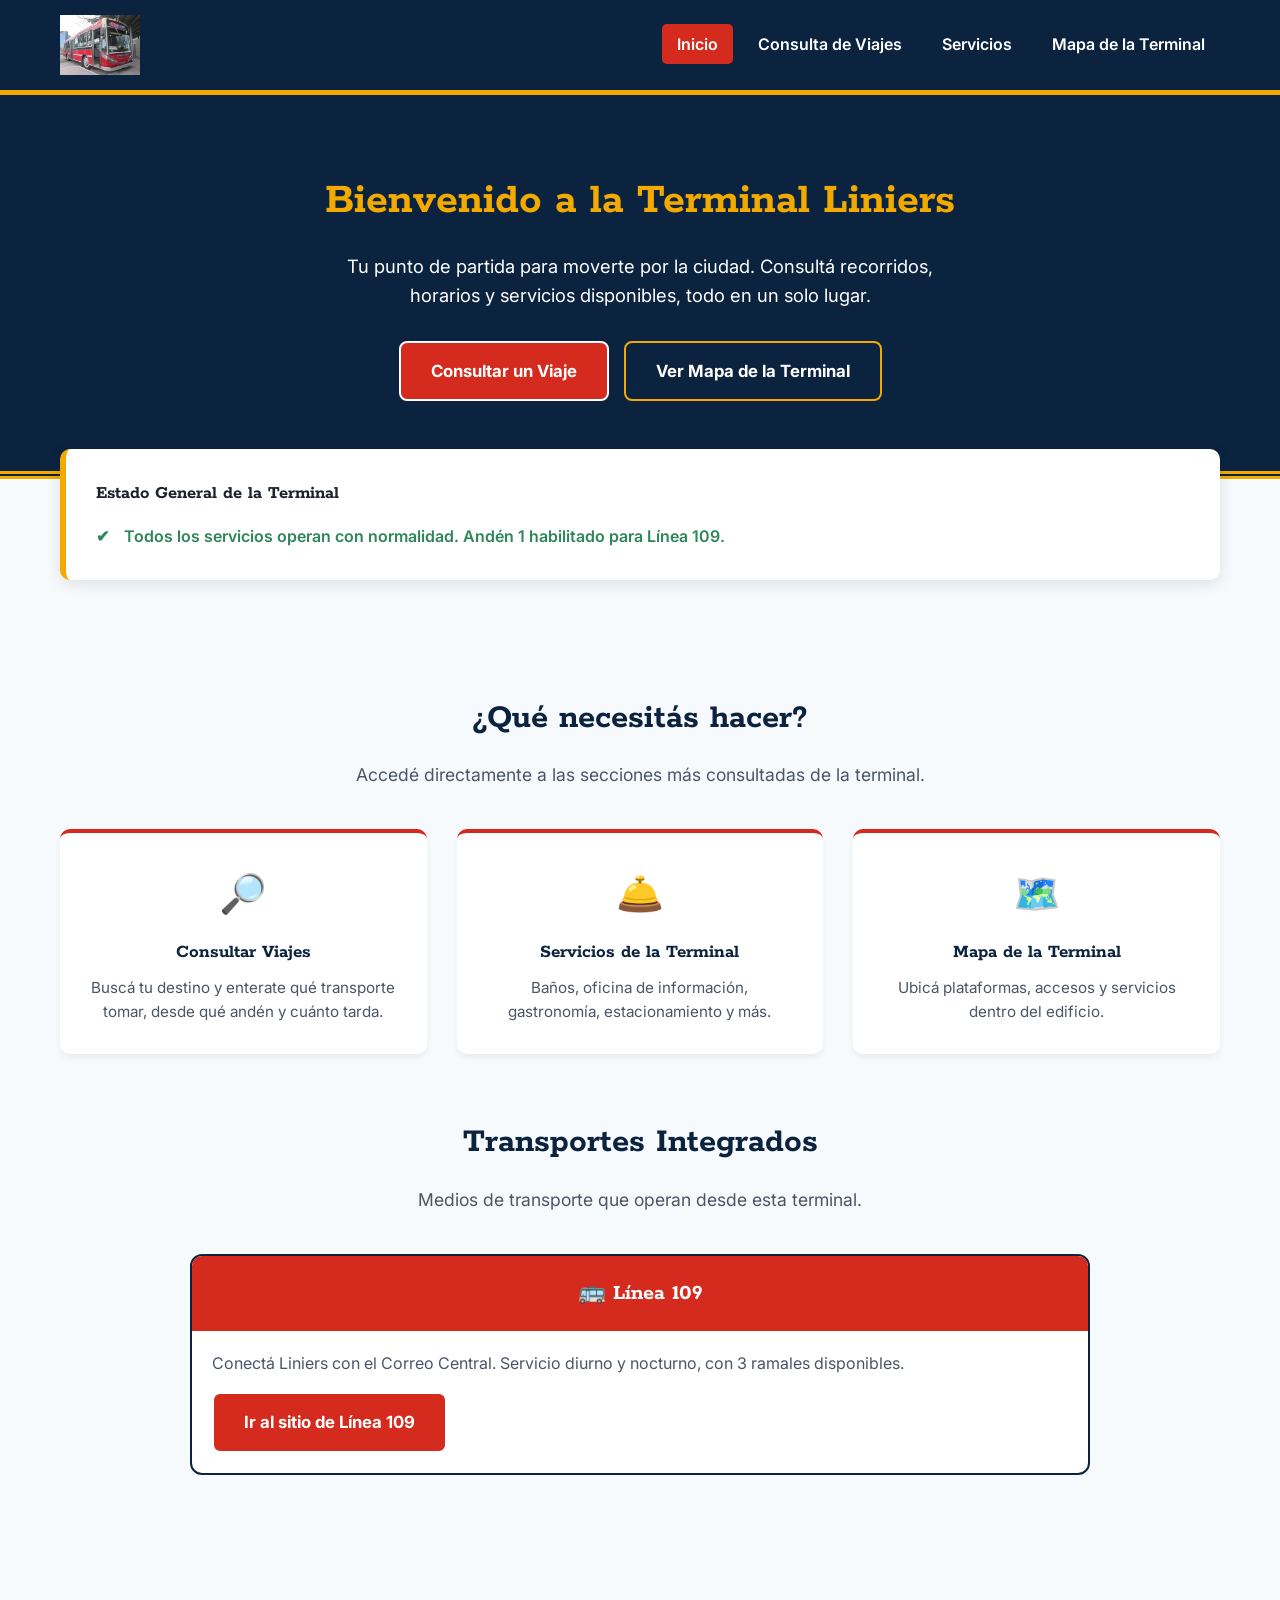
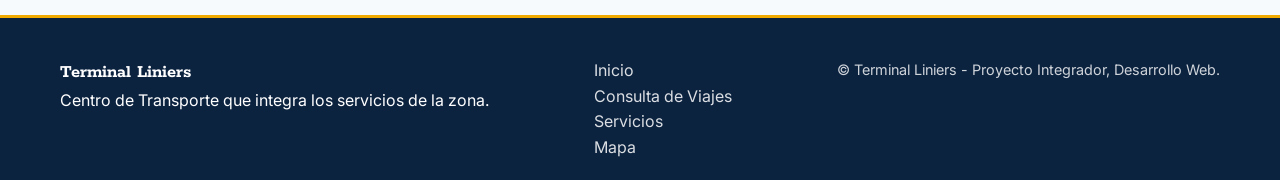
<file: index.html>
<!DOCTYPE html>
<html lang="es">
<head>
<meta charset="UTF-8">
<meta name="viewport" content="width=device-width, initial-scale=1.0">
<title>Terminal Liniers | Inicio</title>
<link rel="stylesheet" href="styles.css">
<link href="https://fonts.googleapis.com/css2?family=Inter:wght@400;600&family=Rokkitt:wght@700&display=swap" rel="stylesheet">
</head>
<body>
 
<header class="header-principal">
  <div class="contenedor header-grid">
    <a href="index.html" class="logo-terminal">
<img src="img/28666771498_ae59375ec0_b.jpg" alt="Logo109" class="logo-img">
    </a>
    <nav class="navegacion" aria-label="Navegación principal">
      <ul class="menu">
        <li><a href="index.html" class="activo">Inicio</a></li>
        <li><a href="consulta.html">Consulta de Viajes</a></li>
        <li><a href="servicios.html">Servicios</a></li>
        <li><a href="mapa.html">Mapa de la Terminal</a></li>
      </ul>
    </nav>
  </div>
</header>
 
<main>
 
  <section class="hero">
    <div class="contenedor hero-contenido">
      <h2>Bienvenido a la Terminal Liniers</h2>
      <p>Tu punto de partida para moverte por la ciudad. Consultá recorridos, horarios y servicios disponibles, todo en un solo lugar.</p>
      <div class="hero-acciones">
        <a href="consulta.html" class="btn-primario">Consultar un Viaje</a>
        <a href="mapa.html" class="btn-secundario">Ver Mapa de la Terminal</a>
      </div>
    </div>
  </section>
 
  <section class="estado-servicio contenedor">
    <div class="tarjeta-estado">
      <h3>Estado General de la Terminal</h3>
      <div class="alerta alerta-normal">
        <span class="icono">✔</span>
        <p>Todos los servicios operan con normalidad. Andén 1 habilitado para Línea 109.</p>
      </div>
    </div>
  </section>
 
  <section class="contenedor seccion-interna">
    <h2 class="titulo-seccion">¿Qué necesitás hacer?</h2>
    <p class="bajada-seccion">Accedé directamente a las secciones más consultadas de la terminal.</p>
 
    <div class="grid-accesos">
      <a href="consulta.html" class="card-acceso">
        <span class="icono" aria-hidden="true">🔎</span>
        <h3>Consultar Viajes</h3>
        <p>Buscá tu destino y enterate qué transporte tomar, desde qué andén y cuánto tarda.</p>
      </a>
      <a href="servicios.html" class="card-acceso">
        <span class="icono" aria-hidden="true">🛎️</span>
        <h3>Servicios de la Terminal</h3>
        <p>Baños, oficina de información, gastronomía, estacionamiento y más.</p>
      </a>
      <a href="mapa.html" class="card-acceso">
        <span class="icono" aria-hidden="true">🗺️</span>
        <h3>Mapa de la Terminal</h3>
        <p>Ubicá plataformas, accesos y servicios dentro del edificio.</p>
      </a>
    </div>
 
    <h2 class="titulo-seccion">Transportes Integrados</h2>
    <p class="bajada-seccion">Medios de transporte que operan desde esta terminal.</p>
 
    <div class="grid-transportes">
      <div class="card-transporte">
        <div class="franja">
          <h3>🚌 Línea 109</h3>
        </div>
        <div class="cuerpo">
          <p>Conectá Liniers con el Correo Central. Servicio diurno y nocturno, con 3 ramales disponibles.</p>
          <a href="https://tomasvalcarcel.github.io/Linea109/" class="btn-primario">Ir al sitio de Línea 109</a>
        </div>
      </div>
    </div>
  </section>
 
</main>
 
<footer class="footer-principal">
  <div class="contenedor footer-grid">
    <div class="footer-info">
      <h3>Terminal Liniers</h3>
      <p>Centro de Transporte que integra los servicios de la zona.</p>
    </div>
    <div class="footer-enlaces">
      <ul>
        <li><a href="index.html">Inicio</a></li>
        <li><a href="consulta.html">Consulta de Viajes</a></li>
        <li><a href="servicios.html">Servicios</a></li>
        <li><a href="mapa.html">Mapa</a></li>
      </ul>
    </div>
    <div class="footer-legal">
      <p>&copy; Terminal Liniers - Proyecto Integrador, Desarrollo Web.</p>
    </div>
  </div>
</footer>
 
</body>
</html>
</file>
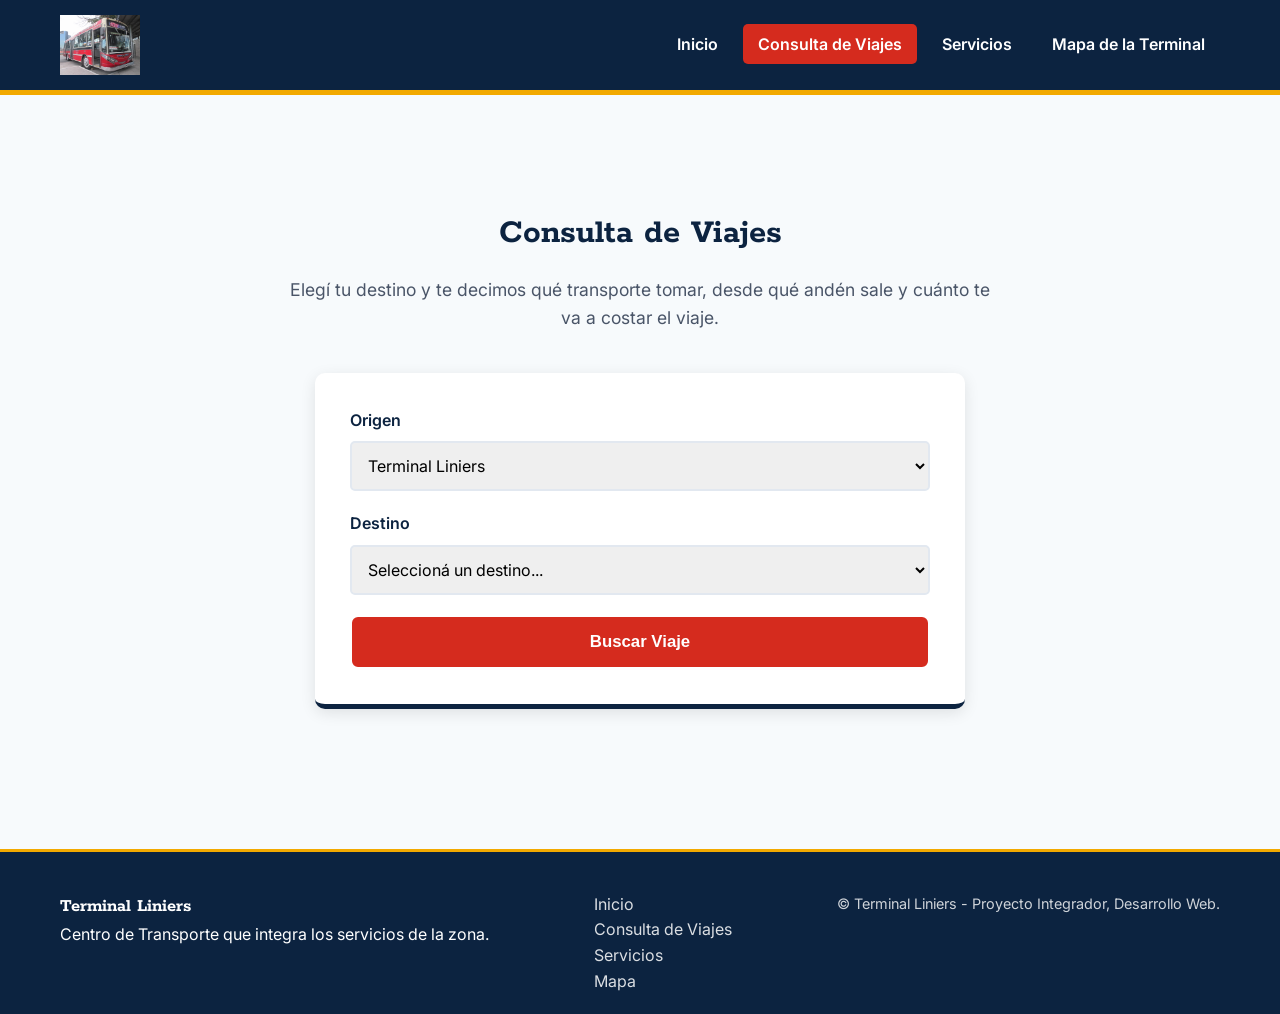
<file: consulta.html>
<!DOCTYPE html>
<html lang="es">
<head>
<meta charset="UTF-8">
<meta name="viewport" content="width=device-width, initial-scale=1.0">
<title>Terminal Liniers | Consulta de Viajes</title>
<link rel="stylesheet" href="styles.css">
<link href="https://fonts.googleapis.com/css2?family=Inter:wght@400;600&family=Rokkitt:wght@700&display=swap" rel="stylesheet">
</head>
<body>
 
<header class="header-principal">
  <div class="contenedor header-grid">
    <a href="index.html" class="logo-terminal">
<img src="img/28666771498_ae59375ec0_b.jpg" alt="Logo109" class="logo-img">
    </a>
    <nav class="navegacion" aria-label="Navegación principal">
      <ul class="menu">
        <li><a href="index.html">Inicio</a></li>
        <li><a href="consulta.html" class="activo">Consulta de Viajes</a></li>
        <li><a href="servicios.html">Servicios</a></li>
        <li><a href="mapa.html">Mapa de la Terminal</a></li>
      </ul>
    </nav>
  </div>
</header>
 
<main class="contenedor seccion-interna">
  <h2 class="titulo-seccion">Consulta de Viajes</h2>
  <p class="bajada-seccion">Elegí tu destino y te decimos qué transporte tomar, desde qué andén sale y cuánto te va a costar el viaje.</p>
 
  <form id="formConsulta" class="formulario-consulta">
    <div class="form-group">
      <label for="origen">Origen</label>
      <select id="origen" name="origen" required>
        <option value="liniers">Terminal Liniers</option>
      </select>
    </div>
 
    <div class="form-group">
      <label for="destino">Destino</label>
      <select id="destino" name="destino" required>
        <option value="">Seleccioná un destino...</option>
        <option value="correo-central">Correo Central</option>
        <option value="ciudad-universitaria">Ciudad Universitaria</option>
        <option value="centro-express">Centro (vía Autopista)</option>
      </select>
    </div>
 
    <button type="submit" class="btn-primario" style="width:100%;">Buscar Viaje</button>
  </form>
 
  <div id="resultado" class="resultado-consulta"></div>
</main>
 
<footer class="footer-principal">
  <div class="contenedor footer-grid">
    <div class="footer-info">
      <h3>Terminal Liniers</h3>
      <p>Centro de Transporte que integra los servicios de la zona.</p>
    </div>
    <div class="footer-enlaces">
      <ul>
        <li><a href="index.html">Inicio</a></li>
        <li><a href="consulta.html">Consulta de Viajes</a></li>
        <li><a href="servicios.html">Servicios</a></li>
        <li><a href="mapa.html">Mapa</a></li>
      </ul>
    </div>
    <div class="footer-legal">
      <p>&copy; Terminal Liniers - Proyecto Integrador, Desarrollo Web.</p>
    </div>
  </div>
</footer>
 
<script src="script.js"></script>
</body>
</html>
</file>
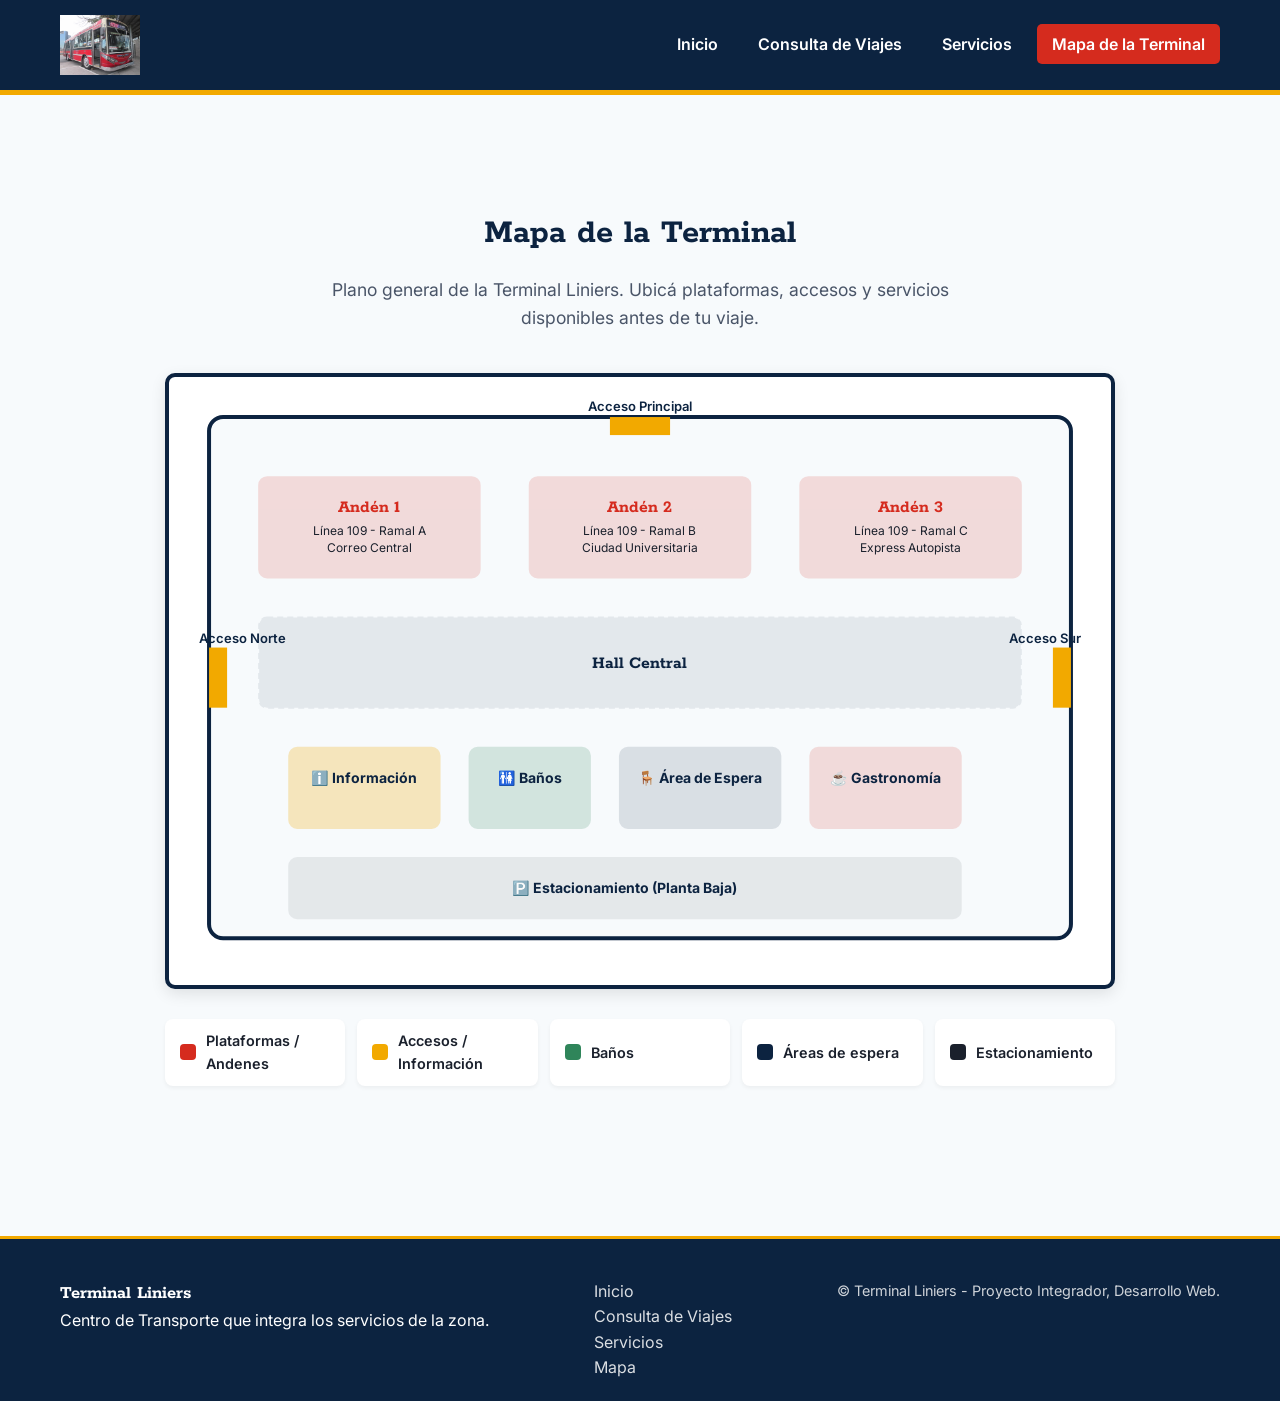
<file: mapa.html>
<!DOCTYPE html>
<html lang="es">
<head>
<meta charset="UTF-8">
<meta name="viewport" content="width=device-width, initial-scale=1.0">
<title>Terminal Liniers | Mapa</title>
<link rel="stylesheet" href="styles.css">
<link href="https://fonts.googleapis.com/css2?family=Inter:wght@400;600&family=Rokkitt:wght@700&display=swap" rel="stylesheet">
</head>
<body>
 
<header class="header-principal">
  <div class="contenedor header-grid">
    <a href="index.html" class="logo-terminal">
<img src="img/28666771498_ae59375ec0_b.jpg" alt="Logo109" class="logo-img">
    </a>
    <nav class="navegacion" aria-label="Navegación principal">
      <ul class="menu">
        <li><a href="index.html">Inicio</a></li>
        <li><a href="consulta.html">Consulta de Viajes</a></li>
        <li><a href="servicios.html">Servicios</a></li>
        <li><a href="mapa.html" class="activo">Mapa de la Terminal</a></li>
      </ul>
    </nav>
  </div>
</header>
 
<main class="contenedor seccion-interna">
  <h2 class="titulo-seccion">Mapa de la Terminal</h2>
  <p class="bajada-seccion">Plano general de la Terminal Liniers. Ubicá plataformas, accesos y servicios disponibles antes de tu viaje.</p>
 
  <div class="mapa-terminal-caja">
    <svg viewBox="0 0 900 560" xmlns="http://www.w3.org/2000/svg" role="img" aria-label="Plano de la Terminal Liniers">
      <!-- Fondo del edificio -->
      <rect x="20" y="20" width="860" height="520" rx="14" fill="#f7fafc" stroke="#0c2340" stroke-width="4"/>
 
      <!-- Accesos -->
      <rect x="20" y="250" width="18" height="60" fill="#f2a900"/>
      <text x="10" y="245" font-family="Inter, sans-serif" font-size="13" fill="#0c2340" font-weight="600" text-anchor="start">Acceso Norte</text>
 
      <rect x="862" y="250" width="18" height="60" fill="#f2a900"/>
      <text x="890" y="245" font-family="Inter, sans-serif" font-size="13" fill="#0c2340" font-weight="600" text-anchor="end">Acceso Sur</text>
 
      <rect x="420" y="20" width="60" height="18" fill="#f2a900"/>
      <text x="450" y="14" font-family="Inter, sans-serif" font-size="13" fill="#0c2340" font-weight="600" text-anchor="middle">Acceso Principal</text>
 
      <!-- Plataformas / Andenes -->
      <g>
        <rect x="70" y="80" width="220" height="100" rx="8" fill="#d52b1e" opacity="0.15" stroke="#d52b1e" stroke-width="2"/>
        <text x="180" y="115" font-family="Rokkitt, serif" font-size="18" fill="#d52b1e" text-anchor="middle" font-weight="700">Andén 1</text>
        <text x="180" y="138" font-family="Inter, sans-serif" font-size="12" fill="#1a202c" text-anchor="middle">Línea 109 - Ramal A</text>
        <text x="180" y="155" font-family="Inter, sans-serif" font-size="12" fill="#1a202c" text-anchor="middle">Correo Central</text>
      </g>
 
      <g>
        <rect x="340" y="80" width="220" height="100" rx="8" fill="#d52b1e" opacity="0.15" stroke="#d52b1e" stroke-width="2"/>
        <text x="450" y="115" font-family="Rokkitt, serif" font-size="18" fill="#d52b1e" text-anchor="middle" font-weight="700">Andén 2</text>
        <text x="450" y="138" font-family="Inter, sans-serif" font-size="12" fill="#1a202c" text-anchor="middle">Línea 109 - Ramal B</text>
        <text x="450" y="155" font-family="Inter, sans-serif" font-size="12" fill="#1a202c" text-anchor="middle">Ciudad Universitaria</text>
      </g>
 
      <g>
        <rect x="610" y="80" width="220" height="100" rx="8" fill="#d52b1e" opacity="0.15" stroke="#d52b1e" stroke-width="2"/>
        <text x="720" y="115" font-family="Rokkitt, serif" font-size="18" fill="#d52b1e" text-anchor="middle" font-weight="700">Andén 3</text>
        <text x="720" y="138" font-family="Inter, sans-serif" font-size="12" fill="#1a202c" text-anchor="middle">Línea 109 - Ramal C</text>
        <text x="720" y="155" font-family="Inter, sans-serif" font-size="12" fill="#1a202c" text-anchor="middle">Express Autopista</text>
      </g>
 
      <!-- Hall central -->
      <rect x="70" y="220" width="760" height="90" rx="8" fill="#0c2340" opacity="0.08" stroke="#0c2340" stroke-width="2" stroke-dasharray="6,4"/>
      <text x="450" y="270" font-family="Rokkitt, serif" font-size="18" fill="#0c2340" text-anchor="middle" font-weight="700">Hall Central</text>
 
      <!-- Oficina de información -->
      <rect x="100" y="350" width="150" height="80" rx="8" fill="#f2a900" opacity="0.25" stroke="#f2a900" stroke-width="2"/>
      <text x="175" y="385" font-family="Inter, sans-serif" font-size="14" fill="#0c2340" text-anchor="middle" font-weight="700">ℹ️ Información</text>
 
      <!-- Baños -->
      <rect x="280" y="350" width="120" height="80" rx="8" fill="#2f855a" opacity="0.18" stroke="#2f855a" stroke-width="2"/>
      <text x="340" y="385" font-family="Inter, sans-serif" font-size="14" fill="#0c2340" text-anchor="middle" font-weight="700">🚻 Baños</text>
 
      <!-- Área de espera -->
      <rect x="430" y="350" width="160" height="80" rx="8" fill="#0c2340" opacity="0.12" stroke="#0c2340" stroke-width="2"/>
      <text x="510" y="385" font-family="Inter, sans-serif" font-size="14" fill="#0c2340" text-anchor="middle" font-weight="700">🪑 Área de Espera</text>
 
      <!-- Gastronomía -->
      <rect x="620" y="350" width="150" height="80" rx="8" fill="#d52b1e" opacity="0.15" stroke="#d52b1e" stroke-width="2"/>
      <text x="695" y="385" font-family="Inter, sans-serif" font-size="14" fill="#0c2340" text-anchor="middle" font-weight="700">☕ Gastronomía</text>
 
      <!-- Estacionamiento -->
      <rect x="100" y="460" width="670" height="60" rx="8" fill="#1a202c" opacity="0.08" stroke="#1a202c" stroke-width="2"/>
      <text x="435" y="495" font-family="Inter, sans-serif" font-size="14" fill="#0c2340" text-anchor="middle" font-weight="700">🅿️ Estacionamiento (Planta Baja)</text>
    </svg>
  </div>
 
  <div class="leyenda-mapa">
    <div class="item-leyenda"><span class="punto-leyenda" style="background:#d52b1e;"></span> Plataformas / Andenes</div>
    <div class="item-leyenda"><span class="punto-leyenda" style="background:#f2a900;"></span> Accesos / Información</div>
    <div class="item-leyenda"><span class="punto-leyenda" style="background:#2f855a;"></span> Baños</div>
    <div class="item-leyenda"><span class="punto-leyenda" style="background:#0c2340;"></span> Áreas de espera</div>
    <div class="item-leyenda"><span class="punto-leyenda" style="background:#1a202c;"></span> Estacionamiento</div>
  </div>
</main>
 
<footer class="footer-principal">
  <div class="contenedor footer-grid">
    <div class="footer-info">
      <h3>Terminal Liniers</h3>
      <p>Centro de Transporte que integra los servicios de la zona.</p>
    </div>
    <div class="footer-enlaces">
      <ul>
        <li><a href="index.html">Inicio</a></li>
        <li><a href="consulta.html">Consulta de Viajes</a></li>
        <li><a href="servicios.html">Servicios</a></li>
        <li><a href="mapa.html">Mapa</a></li>
      </ul>
    </div>
    <div class="footer-legal">
      <p>&copy; Terminal Liniers - Proyecto Integrador, Desarrollo Web.</p>
    </div>
  </div>
</footer>
 
</body>
</html>
</file>
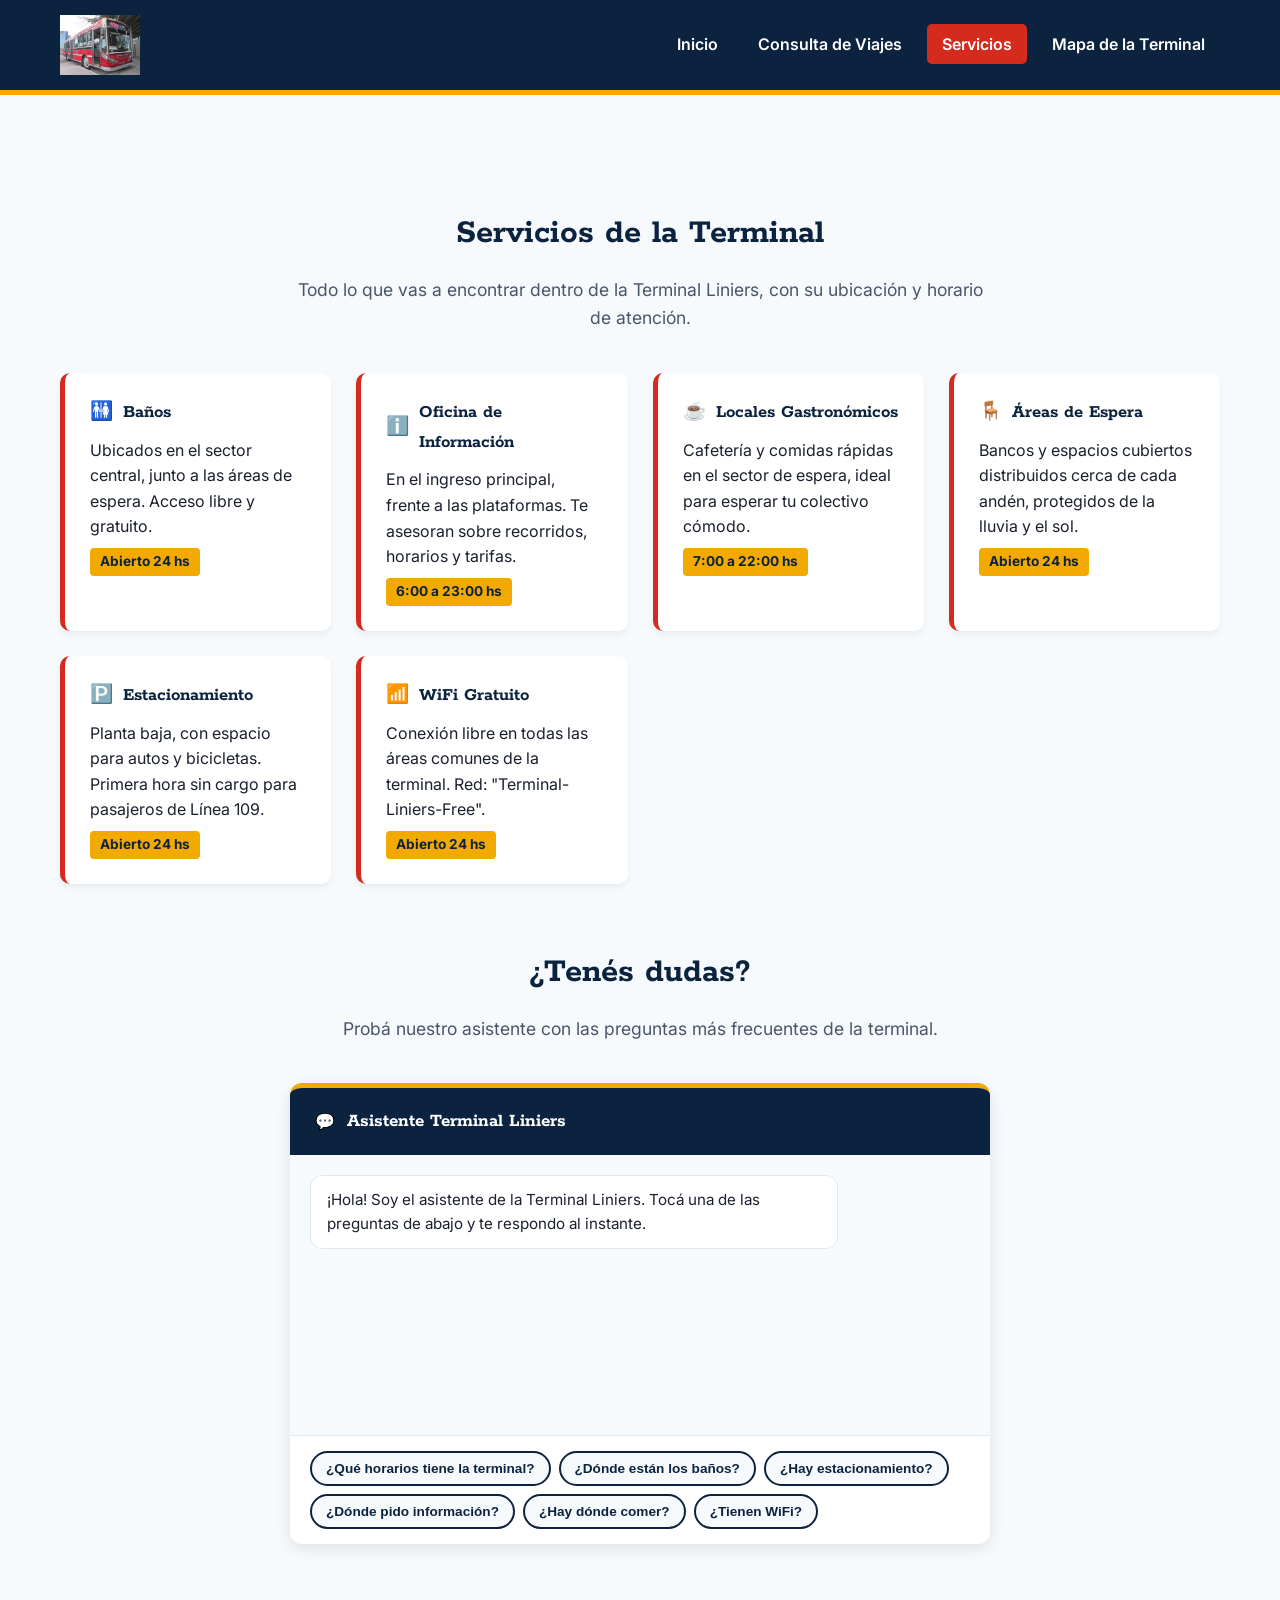
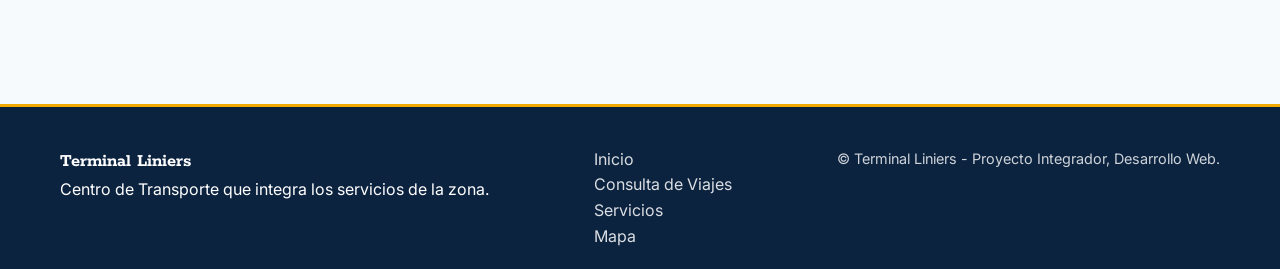
<file: servicios.html>
<!DOCTYPE html>
<html lang="es">
<head>
<meta charset="UTF-8">
<meta name="viewport" content="width=device-width, initial-scale=1.0">
<title>Terminal Liniers | Servicios</title>
<link rel="stylesheet" href="styles.css">
<link href="https://fonts.googleapis.com/css2?family=Inter:wght@400;600&family=Rokkitt:wght@700&display=swap" rel="stylesheet">
</head>
<body>
 
<header class="header-principal">
  <div class="contenedor header-grid">
    <a href="index.html" class="logo-terminal">
<img src="img/28666771498_ae59375ec0_b.jpg" alt="Logo109" class="logo-img">
    </a>
    <nav class="navegacion" aria-label="Navegación principal">
      <ul class="menu">
        <li><a href="index.html">Inicio</a></li>
        <li><a href="consulta.html">Consulta de Viajes</a></li>
        <li><a href="servicios.html" class="activo">Servicios</a></li>
        <li><a href="mapa.html">Mapa de la Terminal</a></li>
      </ul>
    </nav>
  </div>
</header>
 
<main class="contenedor seccion-interna">
  <h2 class="titulo-seccion">Servicios de la Terminal</h2>
  <p class="bajada-seccion">Todo lo que vas a encontrar dentro de la Terminal Liniers, con su ubicación y horario de atención.</p>
 
  <div class="grid-servicios">
    <article class="card-servicio">
      <h3><span aria-hidden="true">🚻</span> Baños</h3>
      <p>Ubicados en el sector central, junto a las áreas de espera. Acceso libre y gratuito.</p>
      <span class="horario">Abierto 24 hs</span>
    </article>
 
    <article class="card-servicio">
      <h3><span aria-hidden="true">ℹ️</span> Oficina de Información</h3>
      <p>En el ingreso principal, frente a las plataformas. Te asesoran sobre recorridos, horarios y tarifas.</p>
      <span class="horario">6:00 a 23:00 hs</span>
    </article>
 
    <article class="card-servicio">
      <h3><span aria-hidden="true">☕</span> Locales Gastronómicos</h3>
      <p>Cafetería y comidas rápidas en el sector de espera, ideal para esperar tu colectivo cómodo.</p>
      <span class="horario">7:00 a 22:00 hs</span>
    </article>
 
    <article class="card-servicio">
      <h3><span aria-hidden="true">🪑</span> Áreas de Espera</h3>
      <p>Bancos y espacios cubiertos distribuidos cerca de cada andén, protegidos de la lluvia y el sol.</p>
      <span class="horario">Abierto 24 hs</span>
    </article>
 
    <article class="card-servicio">
      <h3><span aria-hidden="true">🅿️</span> Estacionamiento</h3>
      <p>Planta baja, con espacio para autos y bicicletas. Primera hora sin cargo para pasajeros de Línea 109.</p>
      <span class="horario">Abierto 24 hs</span>
    </article>
 
    <article class="card-servicio">
      <h3><span aria-hidden="true">📶</span> WiFi Gratuito</h3>
      <p>Conexión libre en todas las áreas comunes de la terminal. Red: "Terminal-Liniers-Free".</p>
      <span class="horario">Abierto 24 hs</span>
    </article>
  </div>
 
  <h2 class="titulo-seccion">¿Tenés dudas?</h2>
  <p class="bajada-seccion">Probá nuestro asistente con las preguntas más frecuentes de la terminal.</p>
 
  <div class="chatbot-caja">
    <div class="chatbot-header">
      <span aria-hidden="true">💬</span>
      <h3>Asistente Terminal Liniers</h3>
    </div>
    <div id="chatbotMensajes" class="chatbot-mensajes">
      <div class="mensaje bot">¡Hola! Soy el asistente de la Terminal Liniers. Tocá una de las preguntas de abajo y te respondo al instante.</div>
    </div>
    <div class="chatbot-preguntas">
      <button class="chip-pregunta" data-clave="horarios">¿Qué horarios tiene la terminal?</button>
      <button class="chip-pregunta" data-clave="banos">¿Dónde están los baños?</button>
      <button class="chip-pregunta" data-clave="estacionamiento">¿Hay estacionamiento?</button>
      <button class="chip-pregunta" data-clave="informacion">¿Dónde pido información?</button>
      <button class="chip-pregunta" data-clave="comida">¿Hay dónde comer?</button>
      <button class="chip-pregunta" data-clave="wifi">¿Tienen WiFi?</button>
    </div>
  </div>
</main>
 
<footer class="footer-principal">
  <div class="contenedor footer-grid">
    <div class="footer-info">
      <h3>Terminal Liniers</h3>
      <p>Centro de Transporte que integra los servicios de la zona.</p>
    </div>
    <div class="footer-enlaces">
      <ul>
        <li><a href="index.html">Inicio</a></li>
        <li><a href="consulta.html">Consulta de Viajes</a></li>
        <li><a href="servicios.html">Servicios</a></li>
        <li><a href="mapa.html">Mapa</a></li>
      </ul>
    </div>
    <div class="footer-legal">
      <p>&copy; Terminal Liniers - Proyecto Integrador, Desarrollo Web.</p>
    </div>
  </div>
</footer>
 
<script src="script.js"></script>
</body>
</html>
</file>
<file: styles.css>
:root {
    --rojo-109: #d52b1e;
    --azul-secundario: #0c2340;
    --blanco: #ffffff;
    --oro-filete: #f2a900;
    --fondo-gris: #f7fafc;
    --texto-oscuro: #1a202c;
    --verde-ok: #2f855a;
}
 
* {
    margin: 0;
    padding: 0;
    box-sizing: border-box;
}

.logo-img {
    max-height: 60px;
    width: auto;
    display: block;
    transition: transform 0.3s ease;
}

.logo-img:hover {
    transform: scale(1.05);
}

 
body {
    font-family: 'Inter', sans-serif;
    background-color: var(--fondo-gris);
    color: var(--texto-oscuro);
    line-height: 1.6;
}
 
h1, h2, h3 {
    font-family: 'Rokkitt', serif;
}
 
a {
    text-decoration: none;
}
 
img {
    max-width: 100%;
    display: block;
}
 
.contenedor {
    max-width: 1200px;
    margin: 0 auto;
    padding: 0 20px;
}
 
/* ===== HEADER ===== */
.header-principal {
    background-color: var(--azul-secundario);
    color: var(--blanco);
    padding: 15px 0;
    border-bottom: 5px solid var(--oro-filete);
    position: sticky;
    top: 0;
    z-index: 100;
}
 
.header-grid {
    display: flex;
    justify-content: space-between;
    align-items: center;
    flex-wrap: wrap;
    gap: 15px;
}
 
.logo-terminal {
    display: flex;
    align-items: center;
    gap: 12px;
    color: var(--blanco);
}
 
.logo-terminal .icono-bus {
    font-size: 2rem;
}
 
.logo-terminal .marca {
    line-height: 1.1;
}
 
.logo-terminal .marca strong {
    font-family: 'Rokkitt', serif;
    font-size: 1.3rem;
    display: block;
}
 
.logo-terminal .marca span {
    font-size: 0.8rem;
    color: var(--oro-filete);
}
 
.menu {
    list-style: none;
    display: flex;
    gap: 10px;
    flex-wrap: wrap;
}
 
.menu a {
    color: var(--blanco);
    font-weight: 600;
    padding: 10px 15px;
    border-radius: 5px;
    transition: all 0.3s ease;
}
 
.menu a:hover, .menu a.activo {
    background-color: var(--rojo-109);
    color: var(--blanco);
}
 
/* ===== HERO ===== */
.hero {
    background-color: var(--azul-secundario);
    color: var(--blanco);
    padding: 70px 20px;
    text-align: center;
    border-bottom: 8px double var(--oro-filete);
}
 
.hero h2 {
    font-size: 2.8rem;
    margin-bottom: 15px;
    color: var(--oro-filete);
}
 
.hero p {
    font-size: 1.15rem;
    max-width: 650px;
    margin: 0 auto 30px auto;
}
 
.hero-acciones {
    display: flex;
    gap: 15px;
    justify-content: center;
    flex-wrap: wrap;
}
 
.btn-primario {
    display: inline-block;
    background-color: var(--rojo-109);
    color: var(--blanco);
    padding: 15px 30px;
    font-size: 1.05rem;
    font-weight: bold;
    border-radius: 8px;
    border: 2px solid var(--blanco);
    transition: 0.3s;
    cursor: pointer;
}
 
.btn-primario:hover {
    background-color: var(--oro-filete);
    color: var(--azul-secundario);
    border-color: var(--azul-secundario);
}
 
.btn-secundario {
    display: inline-block;
    background-color: transparent;
    color: var(--blanco);
    padding: 15px 30px;
    font-size: 1.05rem;
    font-weight: bold;
    border-radius: 8px;
    border: 2px solid var(--oro-filete);
    transition: 0.3s;
    cursor: pointer;
}
 
.btn-secundario:hover {
    background-color: var(--oro-filete);
    color: var(--azul-secundario);
}
 
/* ===== ESTADO SERVICIO ===== */
.estado-servicio {
    margin-top: -30px;
    position: relative;
}
 
.tarjeta-estado {
    background-color: var(--blanco);
    padding: 30px;
    border-radius: 10px;
    box-shadow: 0 4px 15px rgba(0,0,0,0.1);
    border-left: 6px solid var(--oro-filete);
}
 
.alerta-normal {
    display: flex;
    align-items: center;
    gap: 15px;
    margin-top: 15px;
    color: var(--verde-ok);
    font-weight: 600;
}
 
/* ===== SECCIONES GENERALES ===== */
.titulo-seccion {
    text-align: center;
    color: var(--azul-secundario);
    font-size: 2.2rem;
    margin: 60px 0 15px 0;
}
 
.bajada-seccion {
    text-align: center;
    max-width: 700px;
    margin: 0 auto 40px auto;
    font-size: 1.1rem;
    color: #4a5568;
}
 
.seccion-interna { padding: 50px 20px; }
 
/* ===== ACCESOS DIRECTOS (home) ===== */
.grid-accesos {
    display: grid;
    grid-template-columns: repeat(auto-fit, minmax(250px, 1fr));
    gap: 30px;
    margin-bottom: 50px;
}
 
.card-acceso {
    background-color: var(--blanco);
    padding: 30px;
    border-radius: 10px;
    text-align: center;
    border-top: 4px solid var(--rojo-109);
    box-shadow: 0 4px 6px rgba(0,0,0,0.05);
    transition: 0.25s;
    color: inherit;
    display: block;
}
 
.card-acceso:hover {
    transform: translateY(-4px);
    box-shadow: 0 8px 18px rgba(0,0,0,0.12);
    border-top-color: var(--oro-filete);
}
 
.card-acceso .icono {
    font-size: 2.4rem;
    margin-bottom: 12px;
    display: block;
}
 
.card-acceso h3 {
    color: var(--azul-secundario);
    margin-bottom: 8px;
    font-size: 1.2rem;
}
 
.card-acceso p {
    font-size: 0.95rem;
    color: #4a5568;
}
 
/* ===== TRANSPORTES INTEGRADOS ===== */
.grid-transportes {
    display: grid;
    grid-template-columns: repeat(auto-fit, minmax(280px, 1fr));
    gap: 30px;
    max-width: 900px;
    margin: 0 auto 40px auto;
}
 
.card-transporte {
    background-color: var(--blanco);
    border-radius: 12px;
    overflow: hidden;
    border: 2px solid var(--azul-secundario);
    transition: 0.3s;
}
 
.card-transporte:hover { border-color: var(--rojo-109); }
 
.card-transporte .franja {
    background-color: var(--rojo-109);
    color: var(--blanco);
    padding: 20px;
    text-align: center;
}
 
.card-transporte .franja h3 {
    font-size: 1.4rem;
}
 
.card-transporte .cuerpo {
    padding: 20px;
}
 
.card-transporte .cuerpo p {
    color: #4a5568;
    margin-bottom: 15px;
}
 
/* ===== CONSULTA DE VIAJES ===== */
.formulario-consulta {
    max-width: 650px;
    margin: 0 auto 40px auto;
    background-color: var(--blanco);
    padding: 35px;
    border-radius: 10px;
    box-shadow: 0 4px 15px rgba(0,0,0,0.1);
    border-bottom: 5px solid var(--azul-secundario);
}
 
.form-group { margin-bottom: 20px; }
.form-group label { display: block; font-weight: 600; margin-bottom: 8px; color: var(--azul-secundario); }
.form-group input,
.form-group select,
.form-group textarea {
    width: 100%;
    padding: 12px;
    border: 2px solid #e2e8f0;
    border-radius: 5px;
    font-family: inherit;
    font-size: 1rem;
}
 
.form-group input:focus,
.form-group select:focus {
    outline: none;
    border-color: var(--rojo-109);
}
 
.resultado-consulta {
    max-width: 650px;
    margin: 0 auto 50px auto;
    display: none;
}
 
.resultado-consulta.visible { display: block; }
 
.tarjeta-resultado {
    background-color: var(--blanco);
    border-radius: 10px;
    overflow: hidden;
    box-shadow: 0 4px 15px rgba(0,0,0,0.1);
    border-top: 6px solid var(--oro-filete);
}
 
.tarjeta-resultado .franja-resultado {
    background-color: var(--azul-secundario);
    color: var(--blanco);
    padding: 18px 25px;
    display: flex;
    justify-content: space-between;
    align-items: center;
    flex-wrap: wrap;
    gap: 10px;
}
 
.tarjeta-resultado .franja-resultado h3 {
    font-size: 1.3rem;
}
 
.grid-datos-viaje {
    display: grid;
    grid-template-columns: repeat(auto-fit, minmax(140px, 1fr));
    gap: 1px;
    background-color: #e2e8f0;
}
 
.dato-viaje {
    background-color: var(--blanco);
    padding: 20px;
    text-align: center;
}
 
.dato-viaje .etiqueta-dato {
    display: block;
    font-size: 0.8rem;
    text-transform: uppercase;
    letter-spacing: 0.5px;
    color: #718096;
    margin-bottom: 6px;
}
 
.dato-viaje .valor-dato {
    font-family: 'Rokkitt', serif;
    font-size: 1.3rem;
    color: var(--azul-secundario);
    font-weight: bold;
}
 
.alerta-error {
    background-color: #fff5f5;
    border-left: 6px solid var(--rojo-109);
    padding: 20px;
    border-radius: 8px;
    color: #9b2c2c;
    font-weight: 600;
}
 
/* ===== SERVICIOS ===== */
.grid-servicios {
    display: grid;
    grid-template-columns: repeat(auto-fit, minmax(260px, 1fr));
    gap: 25px;
    margin-bottom: 50px;
}
 
.card-servicio {
    background-color: var(--blanco);
    padding: 25px;
    border-radius: 10px;
    border-left: 5px solid var(--rojo-109);
    box-shadow: 0 4px 6px rgba(0,0,0,0.05);
}
 
.card-servicio h3 {
    color: var(--azul-secundario);
    margin-bottom: 10px;
    display: flex;
    align-items: center;
    gap: 10px;
}
 
.card-servicio .horario {
    display: inline-block;
    background-color: var(--oro-filete);
    color: var(--azul-secundario);
    padding: 3px 10px;
    border-radius: 4px;
    font-weight: bold;
    font-size: 0.85rem;
    margin-top: 8px;
}
 
/* ===== CHATBOT FAQ ===== */
.chatbot-caja {
    max-width: 700px;
    margin: 0 auto 60px auto;
    background-color: var(--blanco);
    border-radius: 12px;
    box-shadow: 0 4px 15px rgba(0,0,0,0.1);
    overflow: hidden;
    border-top: 5px solid var(--oro-filete);
}
 
.chatbot-header {
    background-color: var(--azul-secundario);
    color: var(--blanco);
    padding: 18px 25px;
    display: flex;
    align-items: center;
    gap: 12px;
}
 
.chatbot-header h3 { font-size: 1.2rem; }
 
.chatbot-mensajes {
    height: 280px;
    overflow-y: auto;
    padding: 20px;
    display: flex;
    flex-direction: column;
    gap: 12px;
    background-color: var(--fondo-gris);
}
 
.mensaje {
    max-width: 80%;
    padding: 12px 16px;
    border-radius: 12px;
    font-size: 0.95rem;
}
 
.mensaje.bot {
    background-color: var(--blanco);
    align-self: flex-start;
    border: 1px solid #e2e8f0;
}
 
.mensaje.usuario {
    background-color: var(--rojo-109);
    color: var(--blanco);
    align-self: flex-end;
}
 
.chatbot-preguntas {
    padding: 15px 20px;
    display: flex;
    flex-wrap: wrap;
    gap: 8px;
    border-top: 1px solid #e2e8f0;
}
 
.chip-pregunta {
    background-color: var(--fondo-gris);
    border: 2px solid var(--azul-secundario);
    color: var(--azul-secundario);
    padding: 8px 14px;
    border-radius: 20px;
    font-size: 0.85rem;
    font-weight: 600;
    cursor: pointer;
    transition: 0.2s;
}
 
.chip-pregunta:hover {
    background-color: var(--azul-secundario);
    color: var(--blanco);
}
 
/* ===== MAPA ===== */
.mapa-terminal-caja {
    max-width: 950px;
    margin: 0 auto 30px auto;
    background-color: var(--blanco);
    border-radius: 10px;
    box-shadow: 0 5px 15px rgba(0,0,0,0.1);
    border: 4px solid var(--azul-secundario);
    padding: 20px;
    overflow-x: auto;
}
 
.leyenda-mapa {
    max-width: 950px;
    margin: 0 auto 50px auto;
    display: grid;
    grid-template-columns: repeat(auto-fit, minmax(180px, 1fr));
    gap: 12px;
}
 
.item-leyenda {
    display: flex;
    align-items: center;
    gap: 10px;
    background-color: var(--blanco);
    padding: 10px 15px;
    border-radius: 8px;
    box-shadow: 0 2px 4px rgba(0,0,0,0.05);
    font-size: 0.9rem;
    font-weight: 600;
}
 
.punto-leyenda {
    width: 16px;
    height: 16px;
    border-radius: 4px;
    flex-shrink: 0;
}
 
/* ===== FOOTER ===== */
.footer-principal {
    background-color: var(--azul-secundario);
    color: var(--blanco);
    padding: 40px 0 20px 0;
    margin-top: 50px;
    border-top: 3px solid var(--oro-filete);
}
 
.footer-grid {
    display: flex;
    justify-content: space-between;
    flex-wrap: wrap;
    gap: 25px;
}
 
.footer-enlaces ul {
    list-style: none;
}
 
.footer-enlaces a {
    color: var(--blanco);
    opacity: 0.85;
}
 
.footer-enlaces a:hover {
    opacity: 1;
    color: var(--oro-filete);
}
 
.footer-legal {
    opacity: 0.8;
    font-size: 0.9rem;
}
 
@media (max-width: 768px) {
    .header-grid { flex-direction: column; text-align: center; }
    .footer-grid { flex-direction: column; text-align: center; }
    .hero h2 { font-size: 2rem; }
}
</file>
